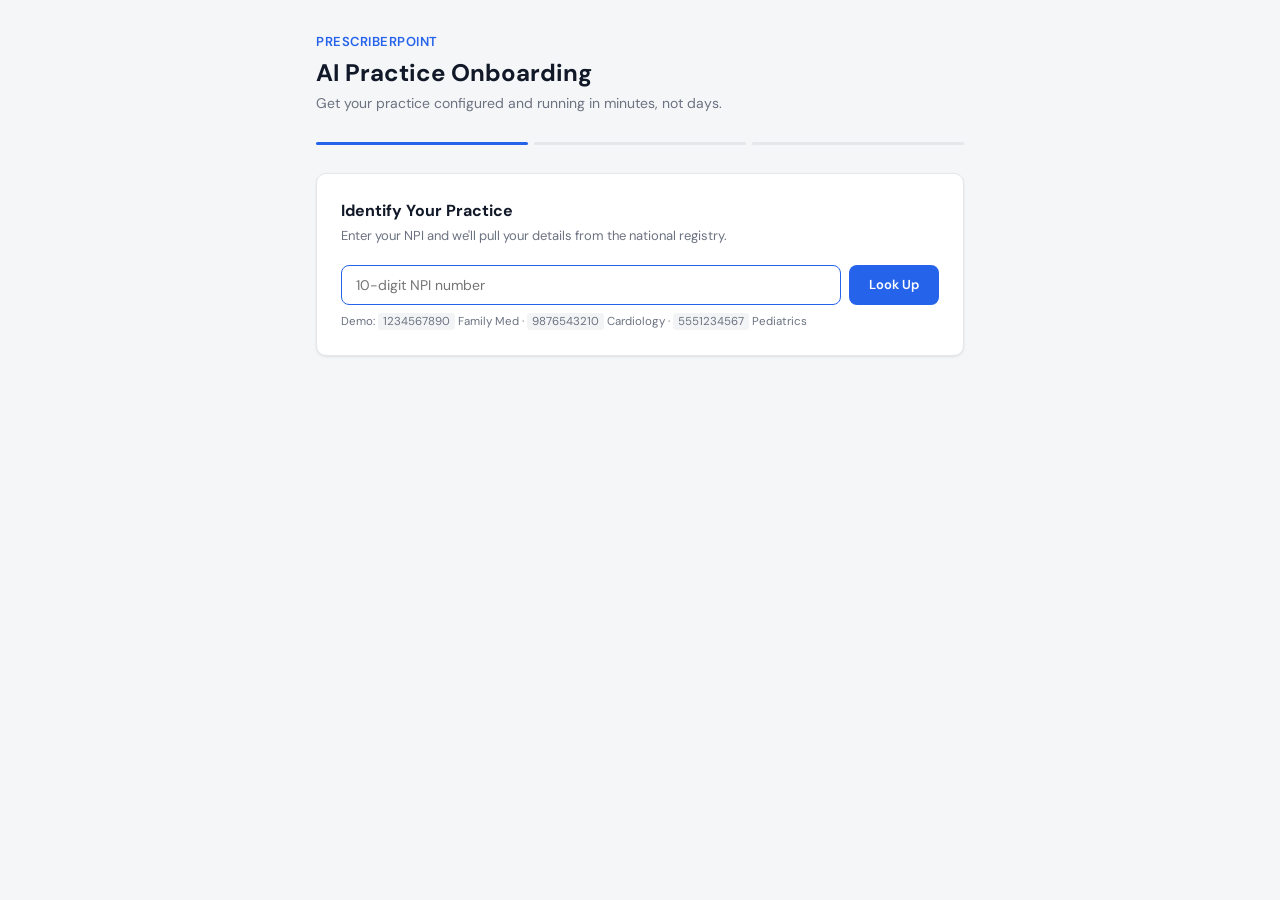
<file: static/index.html>
<!DOCTYPE html>
<html lang="en">
<head>
<meta charset="UTF-8">
<meta name="viewport" content="width=device-width, initial-scale=1.0">
<title>PrescriberPoint — AI Practice Onboarding</title>
<link href="https://fonts.googleapis.com/css2?family=DM+Sans:wght@400;500;600;700&display=swap" rel="stylesheet">
<style>
  :root {
    --bg: #f5f6f8;
    --card: #ffffff;
    --primary: #2563eb;
    --primary-hover: #1d4ed8;
    --primary-light: #eff6ff;
    --text: #111827;
    --text-secondary: #6b7280;
    --border: #e5e7eb;
    --success: #059669;
    --success-light: #ecfdf5;
    --error-bg: #fef2f2;
    --error: #dc2626;
    --radius: 10px;
    --shadow: 0 1px 3px rgba(0,0,0,0.06), 0 1px 2px rgba(0,0,0,0.04);
  }
  * { margin: 0; padding: 0; box-sizing: border-box; }
  body {
    font-family: 'DM Sans', system-ui, sans-serif;
    background: var(--bg); color: var(--text);
    line-height: 1.6; min-height: 100vh;
    display: flex; justify-content: center;
  }
  .container { width: 100%; max-width: 680px; padding: 32px 16px; }

  /* Header */
  .header { margin-bottom: 28px; }
  .header .brand {
    font-size: 13px; font-weight: 600; letter-spacing: 0.5px;
    text-transform: uppercase; color: var(--primary); margin-bottom: 4px;
  }
  .header h1 { font-size: 24px; font-weight: 700; line-height: 1.3; }
  .header p { font-size: 14px; color: var(--text-secondary); margin-top: 4px; }

  /* Progress */
  .progress { display: flex; gap: 6px; margin-bottom: 28px; }
  .progress .step {
    flex: 1; height: 3px; border-radius: 3px;
    background: var(--border); transition: background 0.4s ease;
  }
  .progress .step.active { background: var(--primary); }
  .progress .step.done { background: var(--success); }

  /* Cards */
  .card {
    background: var(--card); border-radius: var(--radius);
    border: 1px solid var(--border); padding: 24px;
    box-shadow: var(--shadow); margin-bottom: 14px;
  }
  .card.hidden { display: none; }
  .card h2 { font-size: 16px; font-weight: 700; margin-bottom: 2px; }
  .card .sub { font-size: 13px; color: var(--text-secondary); margin-bottom: 18px; }

  /* Inputs & Buttons */
  input[type="text"] {
    padding: 10px 14px; border: 1px solid var(--border); border-radius: 8px;
    font-size: 14px; font-family: inherit; outline: none;
    transition: border-color 0.2s; width: 100%;
  }
  input[type="text"]:focus { border-color: var(--primary); }
  .input-row { display: flex; gap: 8px; }
  .input-row input { flex: 1; }

  .btn {
    padding: 10px 20px; border: none; border-radius: 8px;
    font-size: 13px; font-weight: 600; font-family: inherit;
    cursor: pointer; transition: all 0.15s; white-space: nowrap;
  }
  .btn-primary { background: var(--primary); color: #fff; }
  .btn-primary:hover { background: var(--primary-hover); }
  .btn-primary:disabled { opacity: 0.5; cursor: not-allowed; }
  .btn-outline { background: transparent; color: var(--primary); border: 1px solid var(--primary); }
  .btn-outline:hover { background: var(--primary-light); }
  .btn-success { background: var(--success); color: #fff; }
  .btn-success:hover { background: #047857; }

  /* Practice card */
  .practice-card {
    background: var(--primary-light); border-radius: 8px; padding: 16px 18px; margin-bottom: 14px;
  }
  .practice-card h3 {
    font-size: 15px; font-weight: 700; color: var(--primary); margin-bottom: 8px;
  }
  .practice-card .row {
    font-size: 13px; margin-bottom: 3px;
  }
  .practice-card .row span { color: var(--text-secondary); }
  .chips { display: flex; flex-wrap: wrap; gap: 5px; margin-top: 8px; }
  .chip {
    display: inline-block; background: #fff; border: 1px solid var(--border);
    border-radius: 16px; padding: 3px 10px; font-size: 12px;
  }

  /* Chat */
  .chat-area {
    min-height: 280px; max-height: 420px;
    overflow-y: auto; margin-bottom: 14px; padding-right: 4px;
  }
  .chat-area::-webkit-scrollbar { width: 3px; }
  .chat-area::-webkit-scrollbar-thumb { background: #d1d5db; border-radius: 3px; }
  .msg { margin-bottom: 12px; display: flex; }
  .msg.ai { justify-content: flex-start; }
  .msg.user { justify-content: flex-end; }
  .bubble {
    max-width: 82%; padding: 10px 14px; border-radius: 10px;
    font-size: 13.5px; line-height: 1.55;
  }
  .msg.ai .bubble {
    background: #f3f4f6; border-bottom-left-radius: 3px;
  }
  .msg.user .bubble {
    background: var(--primary); color: #fff; border-bottom-right-radius: 3px;
  }
  .msg .label {
    font-size: 10px; font-weight: 600; color: var(--text-secondary);
    margin-bottom: 2px; text-transform: uppercase; letter-spacing: 0.3px;
  }

  /* Typing */
  .typing { display: flex; gap: 4px; align-items: center; padding: 4px 0; }
  .typing span {
    width: 6px; height: 6px; background: #9ca3af; border-radius: 50%;
    animation: pulse 1.4s infinite ease-in-out;
  }
  .typing span:nth-child(2) { animation-delay: 0.16s; }
  .typing span:nth-child(3) { animation-delay: 0.32s; }
  @keyframes pulse {
    0%, 80%, 100% { transform: scale(0.6); opacity: 0.4; }
    40% { transform: scale(1); opacity: 1; }
  }

  /* Summary */
  .summary-box {
    background: var(--success-light); border: 1px solid #a7f3d0;
    border-radius: 8px; padding: 16px 18px; margin-top: 14px;
  }
  .summary-box h3 { font-size: 14px; font-weight: 700; color: var(--success); margin-bottom: 8px; }
  .summary-box pre {
    font-size: 12.5px; white-space: pre-wrap; line-height: 1.6; font-family: inherit;
  }

  /* Error */
  .error {
    background: var(--error-bg); color: var(--error);
    padding: 8px 12px; border-radius: 6px; font-size: 12.5px; margin-top: 8px;
  }
  .error.hidden { display: none; }

  /* Hint */
  .hint { font-size: 11.5px; color: var(--text-secondary); margin-top: 8px; }
  .hint code {
    background: #f3f4f6; padding: 1px 5px; border-radius: 3px;
    font-size: 11.5px; cursor: pointer; font-family: 'DM Sans', monospace;
  }
  .hint code:hover { background: #e5e7eb; }

  .actions { display: flex; gap: 8px; margin-top: 16px; }
</style>
</head>
<body>
<div class="container">
  <div class="header">
    <div class="brand">PrescriberPoint</div>
    <h1>AI Practice Onboarding</h1>
    <p>Get your practice configured and running in minutes, not days.</p>
  </div>

  <div class="progress">
    <div class="step active" id="s1"></div>
    <div class="step" id="s2"></div>
    <div class="step" id="s3"></div>
  </div>

  <!-- PHASE 1: NPI Input -->
  <div class="card" id="phase1">
    <h2>Identify Your Practice</h2>
    <p class="sub">Enter your NPI and we'll pull your details from the national registry.</p>
    <div class="input-row">
      <input type="text" id="npiInput" placeholder="10-digit NPI number" maxlength="10" autofocus>
      <button class="btn btn-primary" id="npiBtn" onclick="lookupNPI()">Look Up</button>
    </div>
    <div class="hint">
      Demo: <code onclick="fill('1234567890')">1234567890</code> Family Med
      · <code onclick="fill('9876543210')">9876543210</code> Cardiology
      · <code onclick="fill('5551234567')">5551234567</code> Pediatrics
    </div>
    <div class="error hidden" id="npiErr"></div>
  </div>

  <!-- PHASE 1b: Confirm -->
  <div class="card hidden" id="phase1b">
    <h2>Confirm Your Practice</h2>
    <p class="sub">We found this in the NPI registry. Does it look right?</p>
    <div class="practice-card" id="practiceCard"></div>
    <div class="actions">
      <button class="btn btn-primary" onclick="confirm()">Yes, that's us</button>
      <button class="btn btn-outline" onclick="reset()">Try again</button>
    </div>
  </div>

  <!-- PHASE 2: AI Chat -->
  <div class="card hidden" id="phase2">
    <h2>Configure Your Account</h2>
    <p class="sub">Answer a few questions and I'll set everything up for your practice.</p>
    <div class="chat-area" id="chatArea"></div>
    <div class="input-row">
      <input type="text" id="chatInput" placeholder="Type your response…" onkeydown="if(event.key==='Enter')send()">
      <button class="btn btn-primary" id="chatBtn" onclick="send()">Send</button>
    </div>
  </div>

  <!-- PHASE 3: Done -->
  <div class="card hidden" id="phase3">
    <h2>✓ Setup Complete</h2>
    <p class="sub">Your PrescriberPoint account is configured and ready.</p>
    <div id="summaryArea"></div>
    <div class="actions">
      <button class="btn btn-success" onclick="alert('In production: launches the PrescriberPoint dashboard.')">Go to Dashboard</button>
      <button class="btn btn-outline" onclick="alert('In production: schedules a CS walkthrough call.')">Schedule Walkthrough</button>
    </div>
  </div>
</div>

<script>
let practice = null;
let history = [];

function fill(v) { document.getElementById('npiInput').value = v; }

function showErr(id, msg) { const e = document.getElementById(id); e.textContent = msg; e.classList.remove('hidden'); }
function hideErr(id) { document.getElementById(id).classList.add('hidden'); }
function show(id) { document.getElementById(id).classList.remove('hidden'); }
function hide(id) { document.getElementById(id).classList.add('hidden'); }

function progress(step) {
  ['s1','s2','s3'].forEach((id,i) => {
    const el = document.getElementById(id);
    el.className = 'step' + (i < step ? ' done' : i === step ? ' active' : '');
  });
}

// --- NPI ---
async function lookupNPI() {
  const npi = document.getElementById('npiInput').value.trim();
  if (!/^\d{10}$/.test(npi)) { showErr('npiErr', 'Enter a valid 10-digit NPI.'); return; }
  hideErr('npiErr');
  const btn = document.getElementById('npiBtn');
  btn.disabled = true; btn.textContent = 'Looking up…';
  try {
    const r = await fetch(`/api/npi/${npi}`);
    if (!r.ok) { const e = await r.json(); showErr('npiErr', e.detail || 'NPI not found.'); return; }
    practice = await r.json();
    renderPractice();
    hide('phase1'); show('phase1b'); progress(1);
  } catch { showErr('npiErr', 'Connection error.'); }
  finally { btn.disabled = false; btn.textContent = 'Look Up'; }
}

function renderPractice() {
  const el = document.getElementById('practiceCard');
  const chips = practice.providers.map(p => `<span class="chip">${p.name} · ${p.role}</span>`).join('');
  el.innerHTML = `
    <h3>${practice.practice_name}</h3>
    <div class="row"><span>Address:</span> ${practice.address}</div>
    <div class="row"><span>Specialty:</span> ${practice.specialty}</div>
    <div class="row"><span>NPI:</span> ${practice.npi}</div>
    <div class="chips">${chips}</div>`;
}

function confirm() { hide('phase1b'); show('phase2'); progress(2); startChat(); }
function reset() { hide('phase1b'); show('phase1'); practice = null; progress(0); document.getElementById('npiInput').value = ''; }

// --- Chat ---
function addMsg(role, text) {
  const area = document.getElementById('chatArea');
  const d = document.createElement('div');
  d.className = `msg ${role}`;
  const parsed = text.replace(/\*\*(.*?)\*\*/g, '<strong>$1</strong>').replace(/\n/g, '<br>');
  d.innerHTML = `<div><div class="label">${role === 'ai' ? 'AI Assistant' : 'You'}</div><div class="bubble">${parsed}</div></div>`;
  area.appendChild(d);
  area.scrollTop = area.scrollHeight;
}

function showTyping() {
  const area = document.getElementById('chatArea');
  const d = document.createElement('div'); d.className = 'msg ai'; d.id = 'typing';
  d.innerHTML = `<div><div class="label">AI Assistant</div><div class="bubble"><div class="typing"><span></span><span></span><span></span></div></div></div>`;
  area.appendChild(d); area.scrollTop = area.scrollHeight;
}
function hideTyping() { const t = document.getElementById('typing'); if (t) t.remove(); }

async function startChat() {
  history = [];
  await callAI('The practice has confirmed their details. Begin the configuration conversation. Acknowledge their practice and ask the first configuration question.', false);
}

async function send() {
  const inp = document.getElementById('chatInput');
  const text = inp.value.trim(); if (!text) return;
  inp.value = '';
  addMsg('user', text);
  await callAI(text, true);
}

async function callAI(userText) {
  const btn = document.getElementById('chatBtn');
  const inp = document.getElementById('chatInput');
  btn.disabled = true; inp.disabled = true;
  showTyping();
  history.push({ role: 'user', content: userText });
  try {
    const r = await fetch('/api/chat', {
      method: 'POST', headers: { 'Content-Type': 'application/json' },
      body: JSON.stringify({ messages: history, practice_context: practice })
    });
    const data = await r.json();
    hideTyping();
    if (data.detail || data.error) { addMsg('ai', `⚠️ ${data.detail || data.error}`); return; }
    history.push({ role: 'assistant', content: data.response });
    addMsg('ai', data.response);
    if (data.response.includes('CONFIGURATION COMPLETE') || data.response.includes('Configuration Complete'))
      setTimeout(() => showSummary(data.response), 1200);
  } catch { hideTyping(); addMsg('ai', '⚠️ Connection error. Try again.'); }
  finally { btn.disabled = false; inp.disabled = false; inp.focus(); }
}

function showSummary(text) {
  hide('phase2'); show('phase3'); progress(3);
  const idx = text.toUpperCase().indexOf('CONFIGURATION COMPLETE');
  const config = idx >= 0 ? text.substring(idx) : text;
  document.getElementById('summaryArea').innerHTML = `
    <div class="practice-card" style="margin-bottom:12px">
      <h3>${practice.practice_name}</h3>
      <div class="row"><span>Specialty:</span> ${practice.specialty}</div>
      <div class="row"><span>Providers:</span> ${practice.providers.length}</div>
    </div>
    <div class="summary-box"><h3>Configuration Summary</h3><pre>${config.replace(/\*\*(.*?)\*\*/g,'$1')}</pre></div>`;
}
</script>
</body>
</html>
</file>
